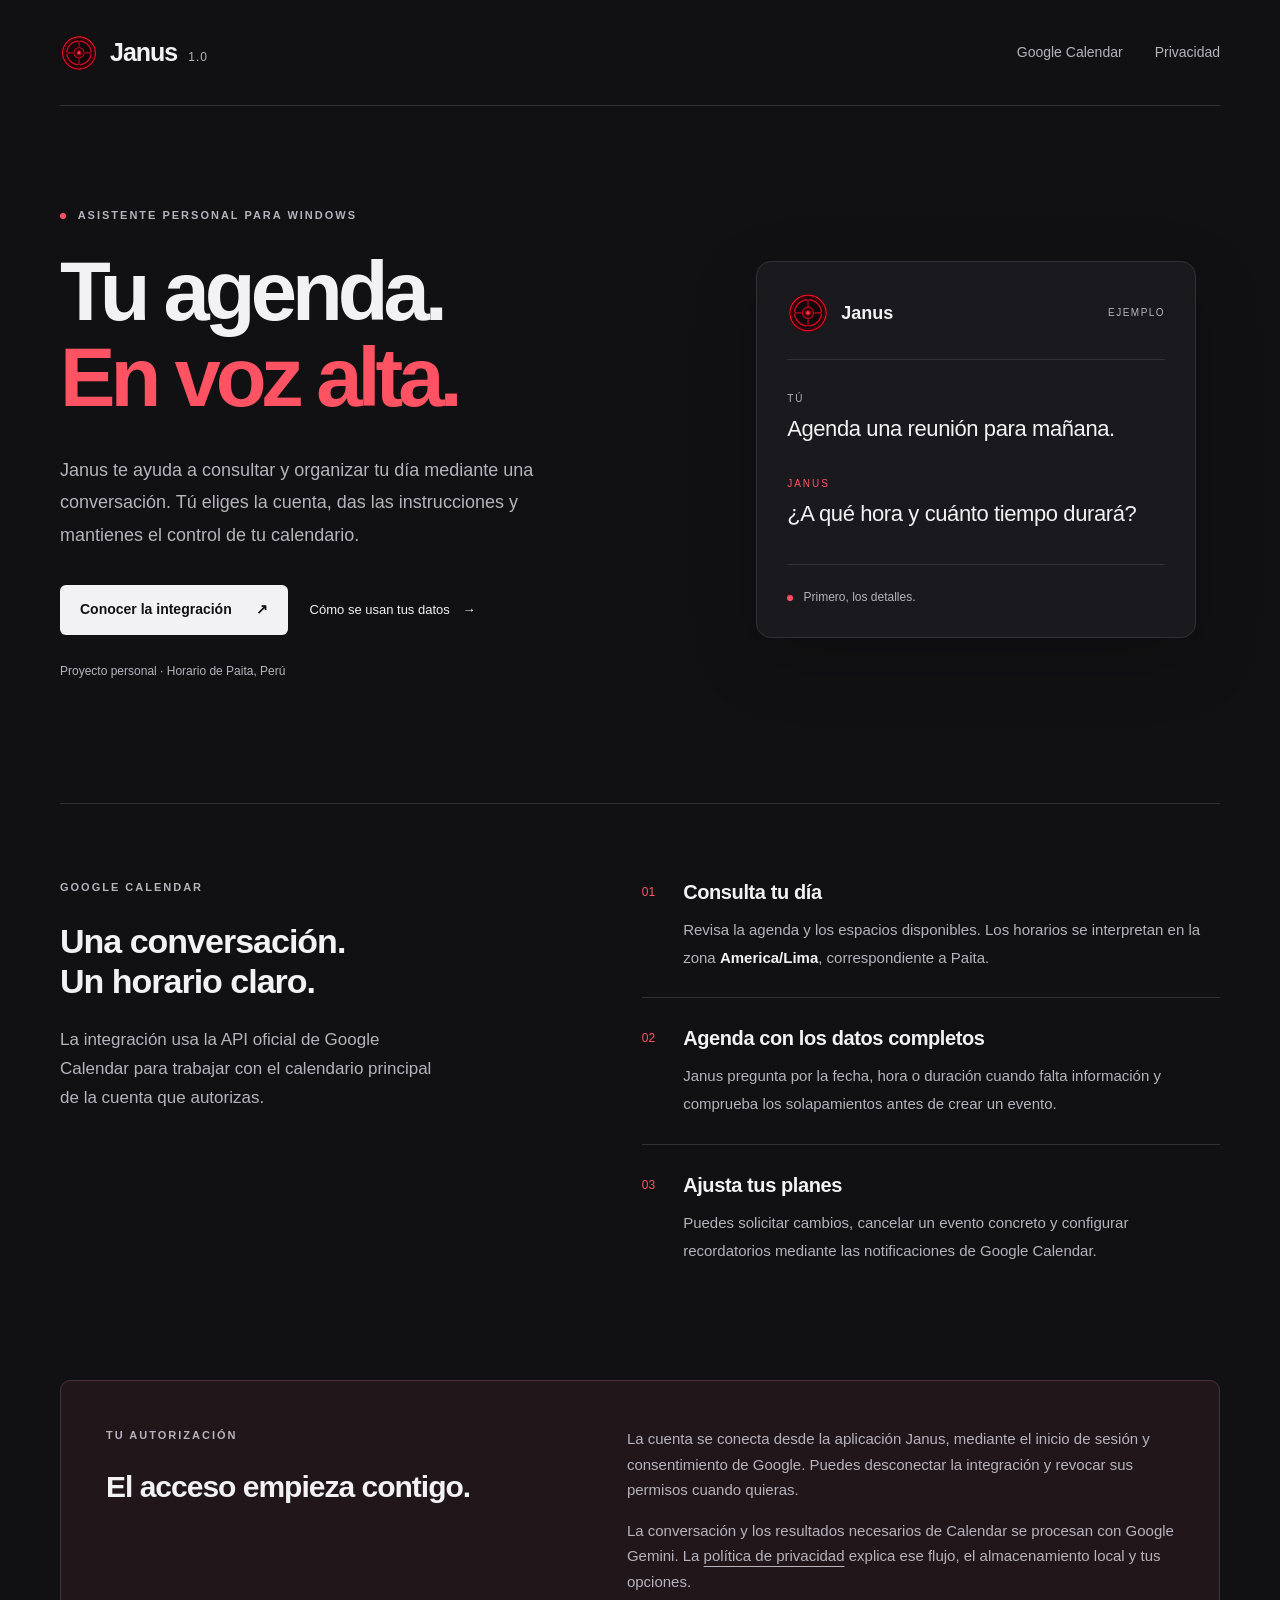
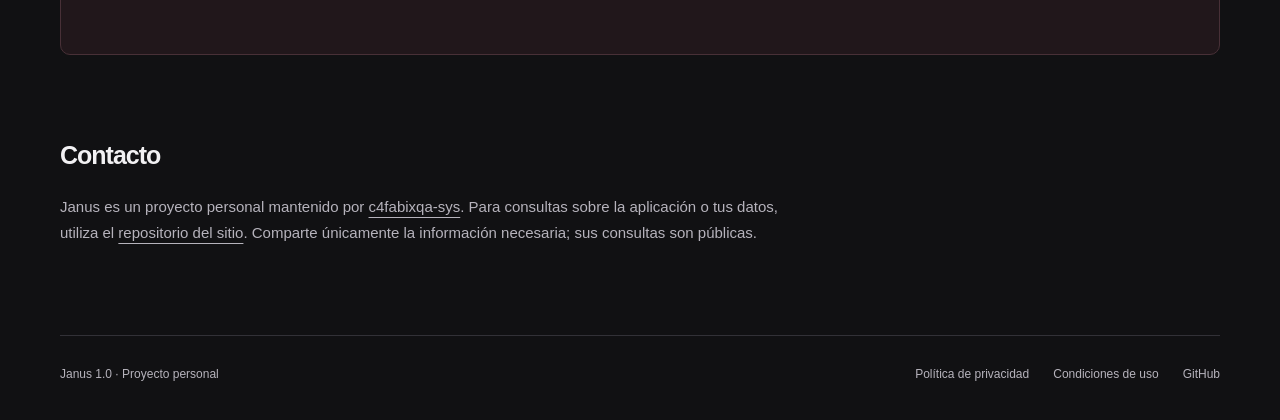
<file: index.html>
<!doctype html>
<html lang="es">
<head>
  <meta charset="utf-8">
  <meta name="google-site-verification" content="Ldxk-w-cPYWdeeVOX_qEdW4gesDbjyH1mwvx1pGTK1k" />
  <meta name="viewport" content="width=device-width, initial-scale=1">
  <meta name="description" content="Janus 1.0 es un asistente personal para Windows. Conoce su integración con Google Calendar y cómo utiliza tus datos.">
  <meta name="theme-color" content="#111113">
  <title>Janus — Asistente personal</title>
  <link rel="icon" href="janus.ico" sizes="any">
  <link rel="stylesheet" href="styles.css">
</head>
<body>
  <a class="skip" href="#contenido">Ir al contenido</a>
  <header class="header wrap">
    <a class="brand" href="./" aria-label="Janus, inicio"><img src="janus.ico" width="38" height="38" alt=""><span>Janus<span class="version">1.0</span></span></a>
    <nav aria-label="Navegación principal"><a href="#calendar">Google Calendar</a><a href="privacidad.html">Privacidad</a></nav>
  </header>
  <main id="contenido">
    <section class="hero wrap">
      <div class="hero-copy">
        <p class="eyebrow"><span class="dot"></span> Asistente personal para Windows</p>
        <h1>Tu agenda.<br><span>En voz alta.</span></h1>
        <p class="lead">Janus te ayuda a consultar y organizar tu día mediante una conversación. Tú eliges la cuenta, das las instrucciones y mantienes el control de tu calendario.</p>
        <div class="actions"><a class="button" href="#calendar">Conocer la integración <span aria-hidden="true">↗</span></a><a class="text-link" href="privacidad.html">Cómo se usan tus datos <span aria-hidden="true">→</span></a></div>
        <p class="small hero-note">Proyecto personal · Horario de Paita, Perú</p>
      </div>
      <aside class="example" aria-label="Ejemplo ilustrativo de conversación">
        <div class="example-top"><img src="janus.ico" width="42" height="42" alt=""><span>Janus</span><span class="example-label">Ejemplo</span></div>
        <p class="speaker">TÚ</p><p class="message">Agenda una reunión para mañana.</p>
        <p class="speaker janus-speaker">JANUS</p><p class="message">¿A qué hora y cuánto tiempo durará?</p>
        <div class="example-bottom"><span class="dot"></span> Primero, los detalles.</div>
      </aside>
    </section>
    <section class="calendar-section wrap" id="calendar">
      <div class="section-intro"><p class="eyebrow">Google Calendar</p><h2>Una conversación.<br>Un horario claro.</h2><p>La integración usa la API oficial de Google Calendar para trabajar con el calendario principal de la cuenta que autorizas.</p></div>
      <div class="features">
        <article><span class="number">01</span><div><h3>Consulta tu día</h3><p>Revisa la agenda y los espacios disponibles. Los horarios se interpretan en la zona <strong>America/Lima</strong>, correspondiente a Paita.</p></div></article>
        <article><span class="number">02</span><div><h3>Agenda con los datos completos</h3><p>Janus pregunta por la fecha, hora o duración cuando falta información y comprueba los solapamientos antes de crear un evento.</p></div></article>
        <article><span class="number">03</span><div><h3>Ajusta tus planes</h3><p>Puedes solicitar cambios, cancelar un evento concreto y configurar recordatorios mediante las notificaciones de Google Calendar.</p></div></article>
      </div>
    </section>
    <section class="control wrap"><div><p class="eyebrow">Tu autorización</p><h2>El acceso empieza contigo.</h2></div><div><p>La cuenta se conecta desde la aplicación Janus, mediante el inicio de sesión y consentimiento de Google. Puedes desconectar la integración y revocar sus permisos cuando quieras.</p><p>La conversación y los resultados necesarios de Calendar se procesan con Google Gemini. La <a href="privacidad.html">política de privacidad</a> explica ese flujo, el almacenamiento local y tus opciones.</p></div></section>
    <section class="contact wrap"><h2>Contacto</h2><p>Janus es un proyecto personal mantenido por <a href="https://github.com/c4fabixqa-sys">c4fabixqa-sys</a>. Para consultas sobre la aplicación o tus datos, utiliza el <a href="https://github.com/c4fabixqa-sys/c4fabixqa-sys.github.io/issues">repositorio del sitio</a>. Comparte únicamente la información necesaria; sus consultas son públicas.</p></section>
  </main>
  <footer class="footer wrap"><span>Janus 1.0 · Proyecto personal</span><div><a href="privacidad.html">Política de privacidad</a><a href="condiciones.html">Condiciones de uso</a><a href="https://github.com/c4fabixqa-sys/c4fabixqa-sys.github.io">GitHub</a></div></footer>
</body>
</html>
</file>
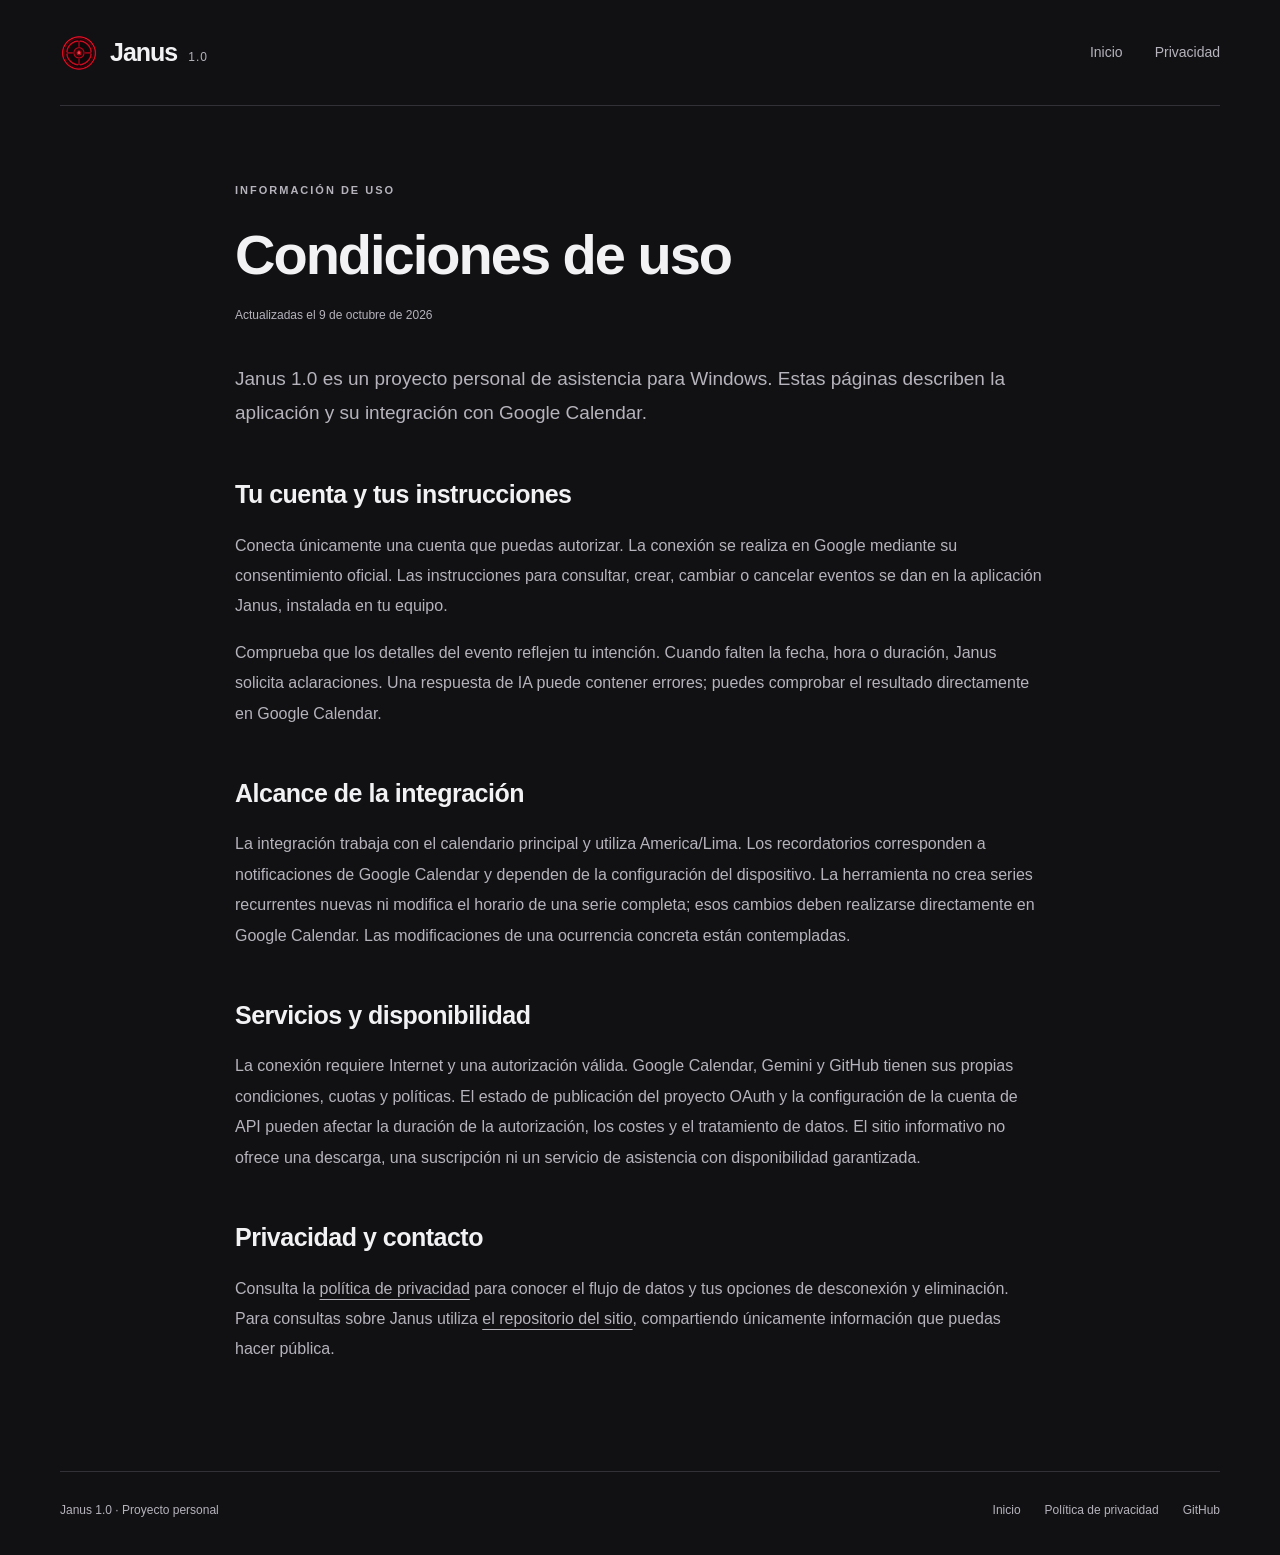
<file: condiciones.html>
<!doctype html>
<html lang="es">
<head>
  <meta charset="utf-8"><meta name="viewport" content="width=device-width, initial-scale=1">
  <meta name="description" content="Información sobre el uso personal de Janus 1.0 y su integración con Google Calendar.">
  <meta name="theme-color" content="#111113"><title>Condiciones de uso — Janus</title>
  <link rel="icon" href="janus.ico" sizes="any"><link rel="stylesheet" href="styles.css">
</head>
<body>
  <a class="skip" href="#contenido">Ir al contenido</a>
  <header class="header wrap"><a class="brand" href="./" aria-label="Janus, inicio"><img src="janus.ico" width="38" height="38" alt=""><span>Janus<span class="version">1.0</span></span></a><nav aria-label="Navegación principal"><a href="./">Inicio</a><a href="privacidad.html">Privacidad</a></nav></header>
  <main id="contenido" class="document wrap"><p class="eyebrow">Información de uso</p><h1>Condiciones de uso</h1><p class="updated">Actualizadas el 9 de octubre de 2026</p><p class="document-lead">Janus 1.0 es un proyecto personal de asistencia para Windows. Estas páginas describen la aplicación y su integración con Google Calendar.</p>
    <section><h2>Tu cuenta y tus instrucciones</h2><p>Conecta únicamente una cuenta que puedas autorizar. La conexión se realiza en Google mediante su consentimiento oficial. Las instrucciones para consultar, crear, cambiar o cancelar eventos se dan en la aplicación Janus, instalada en tu equipo.</p><p>Comprueba que los detalles del evento reflejen tu intención. Cuando falten la fecha, hora o duración, Janus solicita aclaraciones. Una respuesta de IA puede contener errores; puedes comprobar el resultado directamente en Google Calendar.</p></section>
    <section><h2>Alcance de la integración</h2><p>La integración trabaja con el calendario principal y utiliza America/Lima. Los recordatorios corresponden a notificaciones de Google Calendar y dependen de la configuración del dispositivo. La herramienta no crea series recurrentes nuevas ni modifica el horario de una serie completa; esos cambios deben realizarse directamente en Google Calendar. Las modificaciones de una ocurrencia concreta están contempladas.</p></section>
    <section><h2>Servicios y disponibilidad</h2><p>La conexión requiere Internet y una autorización válida. Google Calendar, Gemini y GitHub tienen sus propias condiciones, cuotas y políticas. El estado de publicación del proyecto OAuth y la configuración de la cuenta de API pueden afectar la duración de la autorización, los costes y el tratamiento de datos. El sitio informativo no ofrece una descarga, una suscripción ni un servicio de asistencia con disponibilidad garantizada.</p></section>
    <section><h2>Privacidad y contacto</h2><p>Consulta la <a href="privacidad.html">política de privacidad</a> para conocer el flujo de datos y tus opciones de desconexión y eliminación. Para consultas sobre Janus utiliza <a href="https://github.com/c4fabixqa-sys/c4fabixqa-sys.github.io/issues">el repositorio del sitio</a>, compartiendo únicamente información que puedas hacer pública.</p></section>
  </main><footer class="footer wrap"><span>Janus 1.0 · Proyecto personal</span><div><a href="./">Inicio</a><a href="privacidad.html">Política de privacidad</a><a href="https://github.com/c4fabixqa-sys/c4fabixqa-sys.github.io">GitHub</a></div></footer>
</body>
</html>
</file>
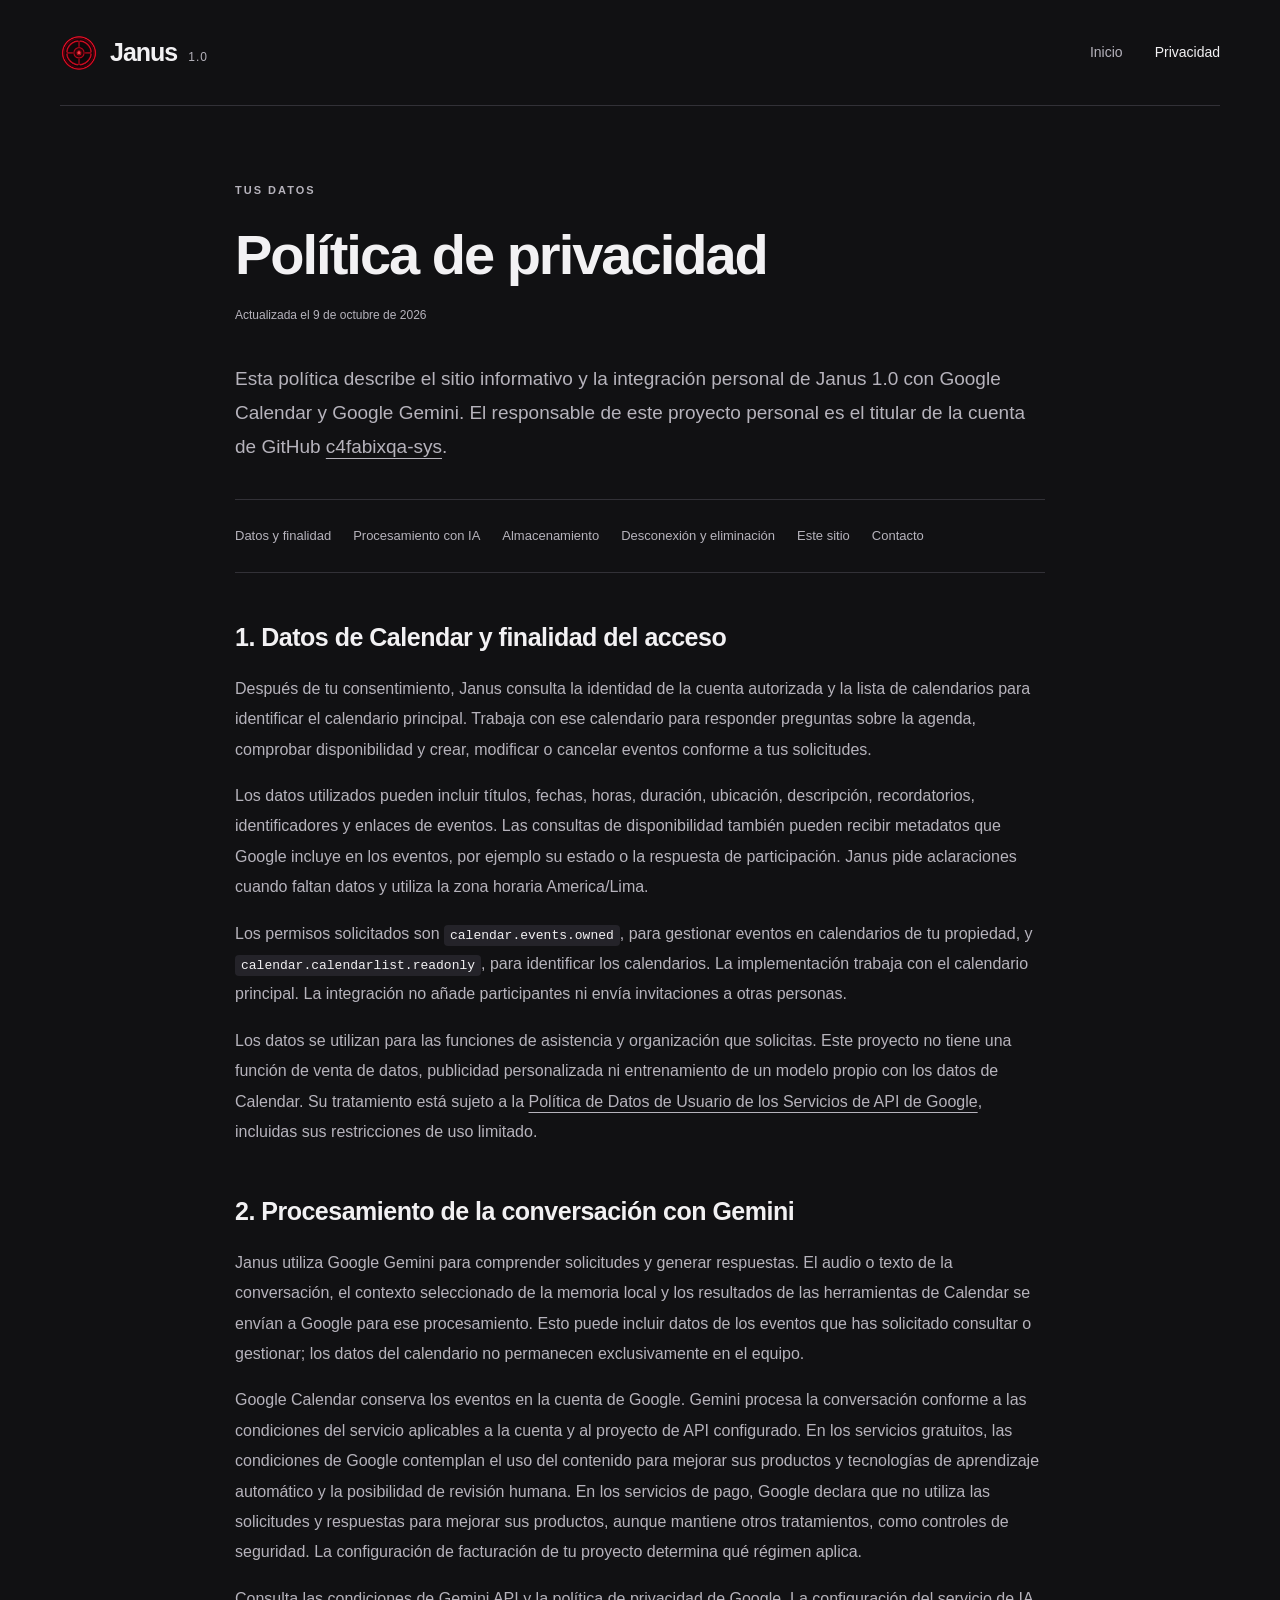
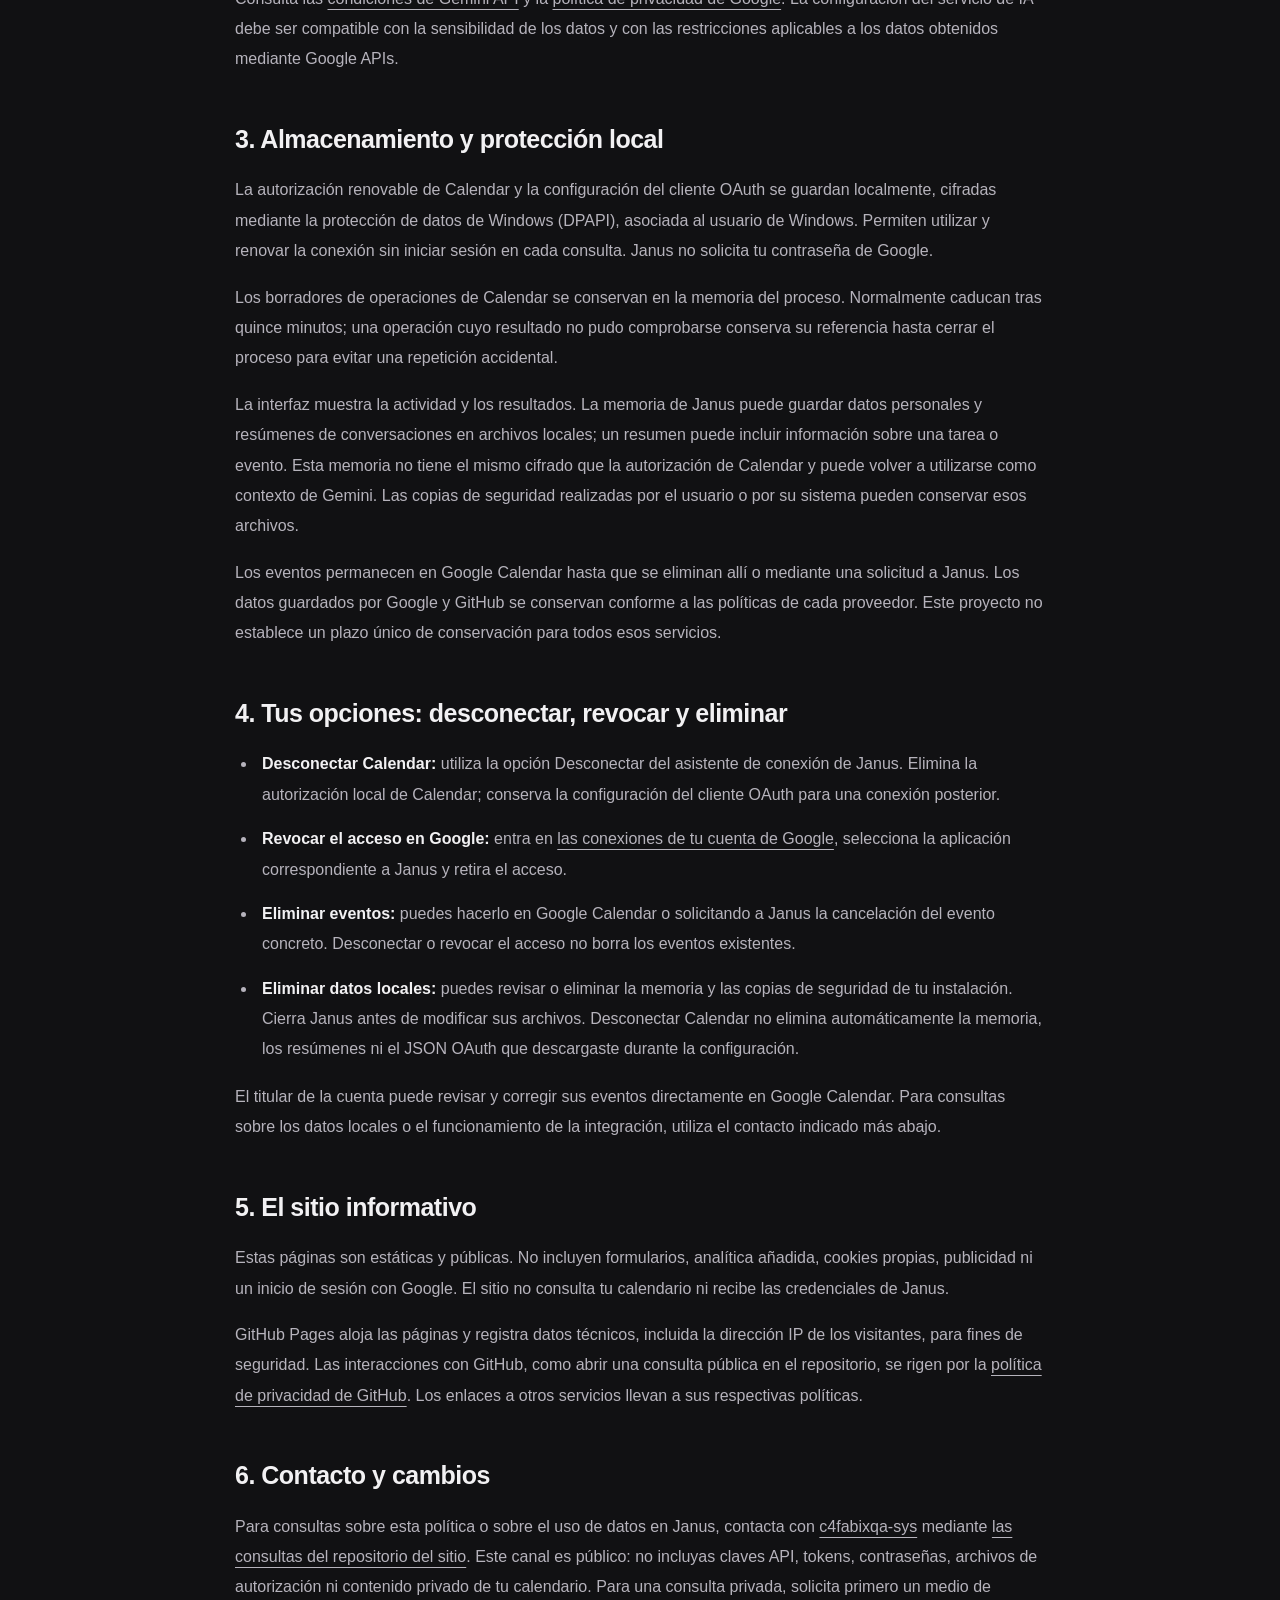
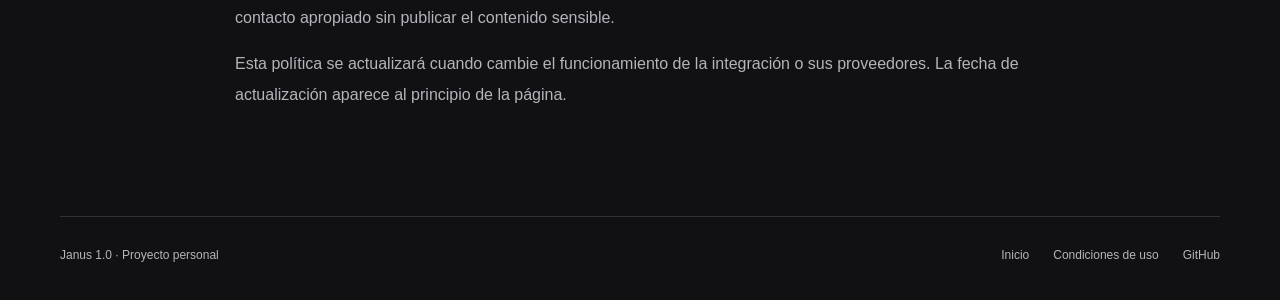
<file: privacidad.html>
<!doctype html>
<html lang="es">
<head>
  <meta charset="utf-8">
  <meta name="viewport" content="width=device-width, initial-scale=1">
  <meta name="description" content="Cómo Janus utiliza los datos de Google Calendar, la conversación con Gemini y el almacenamiento local.">
  <meta name="theme-color" content="#111113">
  <title>Política de privacidad — Janus</title>
  <link rel="icon" href="janus.ico" sizes="any">
  <link rel="stylesheet" href="styles.css">
</head>
<body>
  <a class="skip" href="#contenido">Ir al contenido</a>
  <header class="header wrap"><a class="brand" href="./" aria-label="Janus, inicio"><img src="janus.ico" width="38" height="38" alt=""><span>Janus<span class="version">1.0</span></span></a><nav aria-label="Navegación principal"><a href="./">Inicio</a><a href="privacidad.html" aria-current="page">Privacidad</a></nav></header>
  <main id="contenido" class="document wrap">
    <p class="eyebrow">Tus datos</p><h1>Política de privacidad</h1><p class="updated">Actualizada el 9 de octubre de 2026</p>
    <p class="document-lead">Esta política describe el sitio informativo y la integración personal de Janus 1.0 con Google Calendar y Google Gemini. El responsable de este proyecto personal es el titular de la cuenta de GitHub <a href="https://github.com/c4fabixqa-sys">c4fabixqa-sys</a>.</p>
    <nav class="contents" aria-label="Contenido de la política"><a href="#datos">Datos y finalidad</a><a href="#ia">Procesamiento con IA</a><a href="#almacenamiento">Almacenamiento</a><a href="#control">Desconexión y eliminación</a><a href="#web">Este sitio</a><a href="#contacto">Contacto</a></nav>
    <section id="datos"><h2>1. Datos de Calendar y finalidad del acceso</h2><p>Después de tu consentimiento, Janus consulta la identidad de la cuenta autorizada y la lista de calendarios para identificar el calendario principal. Trabaja con ese calendario para responder preguntas sobre la agenda, comprobar disponibilidad y crear, modificar o cancelar eventos conforme a tus solicitudes.</p><p>Los datos utilizados pueden incluir títulos, fechas, horas, duración, ubicación, descripción, recordatorios, identificadores y enlaces de eventos. Las consultas de disponibilidad también pueden recibir metadatos que Google incluye en los eventos, por ejemplo su estado o la respuesta de participación. Janus pide aclaraciones cuando faltan datos y utiliza la zona horaria America/Lima.</p><p>Los permisos solicitados son <code>calendar.events.owned</code>, para gestionar eventos en calendarios de tu propiedad, y <code>calendar.calendarlist.readonly</code>, para identificar los calendarios. La implementación trabaja con el calendario principal. La integración no añade participantes ni envía invitaciones a otras personas.</p><p>Los datos se utilizan para las funciones de asistencia y organización que solicitas. Este proyecto no tiene una función de venta de datos, publicidad personalizada ni entrenamiento de un modelo propio con los datos de Calendar. Su tratamiento está sujeto a la <a href="https://developers.google.com/terms/api-services-user-data-policy">Política de Datos de Usuario de los Servicios de API de Google</a>, incluidas sus restricciones de uso limitado.</p></section>
    <section id="ia"><h2>2. Procesamiento de la conversación con Gemini</h2><p>Janus utiliza Google Gemini para comprender solicitudes y generar respuestas. El audio o texto de la conversación, el contexto seleccionado de la memoria local y los resultados de las herramientas de Calendar se envían a Google para ese procesamiento. Esto puede incluir datos de los eventos que has solicitado consultar o gestionar; los datos del calendario no permanecen exclusivamente en el equipo.</p><p>Google Calendar conserva los eventos en la cuenta de Google. Gemini procesa la conversación conforme a las condiciones del servicio aplicables a la cuenta y al proyecto de API configurado. En los servicios gratuitos, las condiciones de Google contemplan el uso del contenido para mejorar sus productos y tecnologías de aprendizaje automático y la posibilidad de revisión humana. En los servicios de pago, Google declara que no utiliza las solicitudes y respuestas para mejorar sus productos, aunque mantiene otros tratamientos, como controles de seguridad. La configuración de facturación de tu proyecto determina qué régimen aplica.</p><p>Consulta las <a href="https://ai.google.dev/gemini-api/terms">condiciones de Gemini API</a> y la <a href="https://policies.google.com/privacy">política de privacidad de Google</a>. La configuración del servicio de IA debe ser compatible con la sensibilidad de los datos y con las restricciones aplicables a los datos obtenidos mediante Google APIs.</p></section>
    <section id="almacenamiento"><h2>3. Almacenamiento y protección local</h2><p>La autorización renovable de Calendar y la configuración del cliente OAuth se guardan localmente, cifradas mediante la protección de datos de Windows (DPAPI), asociada al usuario de Windows. Permiten utilizar y renovar la conexión sin iniciar sesión en cada consulta. Janus no solicita tu contraseña de Google.</p><p>Los borradores de operaciones de Calendar se conservan en la memoria del proceso. Normalmente caducan tras quince minutos; una operación cuyo resultado no pudo comprobarse conserva su referencia hasta cerrar el proceso para evitar una repetición accidental.</p><p>La interfaz muestra la actividad y los resultados. La memoria de Janus puede guardar datos personales y resúmenes de conversaciones en archivos locales; un resumen puede incluir información sobre una tarea o evento. Esta memoria no tiene el mismo cifrado que la autorización de Calendar y puede volver a utilizarse como contexto de Gemini. Las copias de seguridad realizadas por el usuario o por su sistema pueden conservar esos archivos.</p><p>Los eventos permanecen en Google Calendar hasta que se eliminan allí o mediante una solicitud a Janus. Los datos guardados por Google y GitHub se conservan conforme a las políticas de cada proveedor. Este proyecto no establece un plazo único de conservación para todos esos servicios.</p></section>
    <section id="control"><h2>4. Tus opciones: desconectar, revocar y eliminar</h2><ul><li><strong>Desconectar Calendar:</strong> utiliza la opción Desconectar del asistente de conexión de Janus. Elimina la autorización local de Calendar; conserva la configuración del cliente OAuth para una conexión posterior.</li><li><strong>Revocar el acceso en Google:</strong> entra en <a href="https://myaccount.google.com/connections">las conexiones de tu cuenta de Google</a>, selecciona la aplicación correspondiente a Janus y retira el acceso.</li><li><strong>Eliminar eventos:</strong> puedes hacerlo en Google Calendar o solicitando a Janus la cancelación del evento concreto. Desconectar o revocar el acceso no borra los eventos existentes.</li><li><strong>Eliminar datos locales:</strong> puedes revisar o eliminar la memoria y las copias de seguridad de tu instalación. Cierra Janus antes de modificar sus archivos. Desconectar Calendar no elimina automáticamente la memoria, los resúmenes ni el JSON OAuth que descargaste durante la configuración.</li></ul><p>El titular de la cuenta puede revisar y corregir sus eventos directamente en Google Calendar. Para consultas sobre los datos locales o el funcionamiento de la integración, utiliza el contacto indicado más abajo.</p></section>
    <section id="web"><h2>5. El sitio informativo</h2><p>Estas páginas son estáticas y públicas. No incluyen formularios, analítica añadida, cookies propias, publicidad ni un inicio de sesión con Google. El sitio no consulta tu calendario ni recibe las credenciales de Janus.</p><p>GitHub Pages aloja las páginas y registra datos técnicos, incluida la dirección IP de los visitantes, para fines de seguridad. Las interacciones con GitHub, como abrir una consulta pública en el repositorio, se rigen por la <a href="https://docs.github.com/en/site-policy/privacy-policies/github-general-privacy-statement">política de privacidad de GitHub</a>. Los enlaces a otros servicios llevan a sus respectivas políticas.</p></section>
    <section id="contacto"><h2>6. Contacto y cambios</h2><p>Para consultas sobre esta política o sobre el uso de datos en Janus, contacta con <a href="https://github.com/c4fabixqa-sys">c4fabixqa-sys</a> mediante <a href="https://github.com/c4fabixqa-sys/c4fabixqa-sys.github.io/issues">las consultas del repositorio del sitio</a>. Este canal es público: no incluyas claves API, tokens, contraseñas, archivos de autorización ni contenido privado de tu calendario. Para una consulta privada, solicita primero un medio de contacto apropiado sin publicar el contenido sensible.</p><p>Esta política se actualizará cuando cambie el funcionamiento de la integración o sus proveedores. La fecha de actualización aparece al principio de la página.</p></section>
  </main>
  <footer class="footer wrap"><span>Janus 1.0 · Proyecto personal</span><div><a href="./">Inicio</a><a href="condiciones.html">Condiciones de uso</a><a href="https://github.com/c4fabixqa-sys/c4fabixqa-sys.github.io">GitHub</a></div></footer>
</body>
</html>
</file>
<file: styles.css>
:root{color-scheme:dark;--bg:#111113;--surface:#1a1a1e;--text:#f2f1f3;--muted:#b6b3bc;--line:#323137;--accent:#ff5363;--soft:#21171b;font-family:Arial,Helvetica,sans-serif}
*{box-sizing:border-box}html{scroll-behavior:smooth;scroll-padding-top:30px}body{margin:0;background:var(--bg);color:var(--text);font-size:17px;line-height:1.7}a{color:inherit;text-underline-offset:5px}a:hover{color:var(--accent)}a:focus-visible{outline:3px solid var(--accent);outline-offset:6px;border-radius:4px}.wrap{width:min(1160px,calc(100% - 80px));margin-inline:auto}.skip{position:absolute;left:20px;top:-100px;z-index:10;padding:12px 20px;background:var(--text);color:var(--bg)}.skip:focus{top:12px}.header{display:flex;align-items:center;justify-content:space-between;gap:20px;min-height:106px;border-bottom:1px solid var(--line)}.brand{display:flex;gap:12px;align-items:center;text-decoration:none;font-size:25px;font-weight:700;letter-spacing:-1px}.brand img{display:block;object-fit:contain}.version{color:var(--muted);font-size:12px;letter-spacing:1px;margin-left:11px;font-weight:400}nav{display:flex;gap:32px}nav a{font-size:14px;text-decoration:none;padding-block:12px;color:var(--muted)}nav a[aria-current]{color:var(--text)}.hero{padding-block:100px 110px;display:grid;grid-template-columns:1.35fr 1fr;align-items:center;gap:70px}.eyebrow{text-transform:uppercase;font-size:11px;font-weight:700;letter-spacing:2px;color:var(--muted);margin:0 0 24px}.dot{display:inline-block;width:6px;height:6px;border-radius:50%;background:var(--accent);margin-right:7px}.hero h1{font-size:clamp(56px,6.5vw,88px);line-height:1.04;letter-spacing:-5px;margin:0 0 32px;font-weight:700}.hero h1 span{color:var(--accent)}.lead{color:var(--muted);font-size:18px;max-width:520px;line-height:1.8}.actions{display:flex;flex-wrap:wrap;align-items:center;gap:22px;margin-top:34px}.button{background:var(--text);color:var(--bg);font-size:14px;line-height:1.4;font-weight:700;text-decoration:none;padding:15px 20px;border-radius:6px;min-height:48px}.button:hover{background:var(--accent);color:var(--bg)}.button span{margin-left:20px}.text-link{font-size:13px;text-decoration:none}.text-link span{margin-left:9px}.small{font-size:12px;color:var(--muted)}.hero-note{margin-top:26px}.example{background:var(--surface);border:1px solid var(--line);border-radius:15px;padding:30px;box-shadow:0 22px 70px #0003;max-width:440px}.example-top{display:flex;align-items:center;gap:12px;font-size:18px;font-weight:700;border-bottom:1px solid var(--line);padding-bottom:25px}.example-label{margin-left:auto;color:var(--muted);font-size:10px;text-transform:uppercase;letter-spacing:1.5px;font-weight:400}.speaker{font-size:10px;letter-spacing:2px;color:var(--muted);margin:30px 0 6px}.janus-speaker{color:var(--accent)}.message{font-size:22px;line-height:1.45;margin:0;font-weight:500;letter-spacing:-.4px}.example-bottom{border-top:1px solid var(--line);padding-top:22px;margin-top:34px;font-size:12px;color:var(--muted)}.calendar-section{display:grid;grid-template-columns:1fr 1.2fr;gap:100px;border-top:1px solid var(--line);padding-block:74px 90px}h2{font-size:34px;line-height:1.2;letter-spacing:-1px;font-weight:600;margin:0 0 24px}.section-intro>p:last-child{color:var(--muted);max-width:380px}.features article{display:flex;gap:28px;padding:26px 0;border-bottom:1px solid var(--line)}.features article:first-child{padding-top:0}.features article:last-child{border:0}.number{font-size:12px;color:var(--accent);padding-top:4px;flex-shrink:0}h3{font-size:20px;line-height:1.4;margin:0 0 10px;letter-spacing:-.4px}.features p{color:var(--muted);font-size:15px;margin:0;line-height:1.85}strong{color:var(--text)}.control{padding:45px;background:var(--soft);border:1px solid #483037;border-radius:10px;display:grid;grid-template-columns:1fr 1.2fr;gap:65px}.control h2{font-size:30px}.control p:not(.eyebrow){color:var(--muted);font-size:15px;margin-top:0}.contact{padding-block:85px 75px;max-width:1160px}.contact h2{font-size:25px}.contact p{max-width:750px;color:var(--muted);font-size:15px}.footer{border-top:1px solid var(--line);padding-block:28px 35px;display:flex;justify-content:space-between;gap:20px;flex-wrap:wrap;font-size:12px;color:var(--muted)}.footer>div{display:flex;gap:24px;flex-wrap:wrap}.footer a{text-decoration:none}.document{max-width:810px;padding-top:75px;padding-bottom:90px}.document h1{font-size:clamp(36px,5vw,56px);line-height:1.1;letter-spacing:-2px;margin:0 0 20px}.updated{font-size:12px;color:var(--muted);margin-bottom:36px}.document-lead{font-size:19px;line-height:1.8;color:var(--muted)}.contents{margin-block:35px 48px;border-block:1px solid var(--line);padding:20px 0;display:flex;flex-wrap:wrap;gap:4px 22px}.contents a{font-size:13px;padding-block:5px}.document section{margin-top:48px;scroll-margin-top:32px}.document h2{font-size:25px;letter-spacing:-.5px;line-height:1.3;margin-bottom:20px}.document section p,.document li{color:var(--muted);font-size:16px;line-height:1.9}.document ul{padding-left:22px}.document li{padding-left:5px;margin-block:14px}code{font-size:13px;overflow-wrap:anywhere;background:#242329;color:var(--text);padding:3px 6px;border-radius:4px}
@media(max-width:1000px){.hero{gap:35px;padding-block:75px}.hero h1{letter-spacing:-3px}.actions{gap:16px}.calendar-section{gap:55px}.control{gap:35px}}
@media(max-width:720px){.wrap{width:calc(100% - 40px)}.header{min-height:85px;gap:12px}.brand{font-size:22px}.brand img{width:32px;height:32px}.version{font-size:10px;margin-left:7px}nav{gap:18px}nav a{font-size:12px}.hero{grid-template-columns:1fr;padding-block:60px;gap:38px}.hero h1{font-size:64px;letter-spacing:-3px}.lead{font-size:17px}.example{max-width:none;padding:25px}.calendar-section{grid-template-columns:1fr;padding-block:55px;gap:28px}.section-intro>p:last-child{max-width:none}h2{font-size:30px}.control{grid-template-columns:1fr;padding:28px;gap:8px}.control h2{font-size:28px}.contact{padding-block:55px 45px}.footer{font-size:11px;gap:20px}.footer>div{gap:17px}.document{padding-block:50px 60px}.document h1{font-size:42px}.document-lead{font-size:17px}.document section p,.document li{font-size:15px}}
@media(max-width:380px){.hero h1{font-size:54px}.version{display:none}nav{gap:12px}}
@media(prefers-reduced-motion:reduce){html{scroll-behavior:auto}}
</file>
